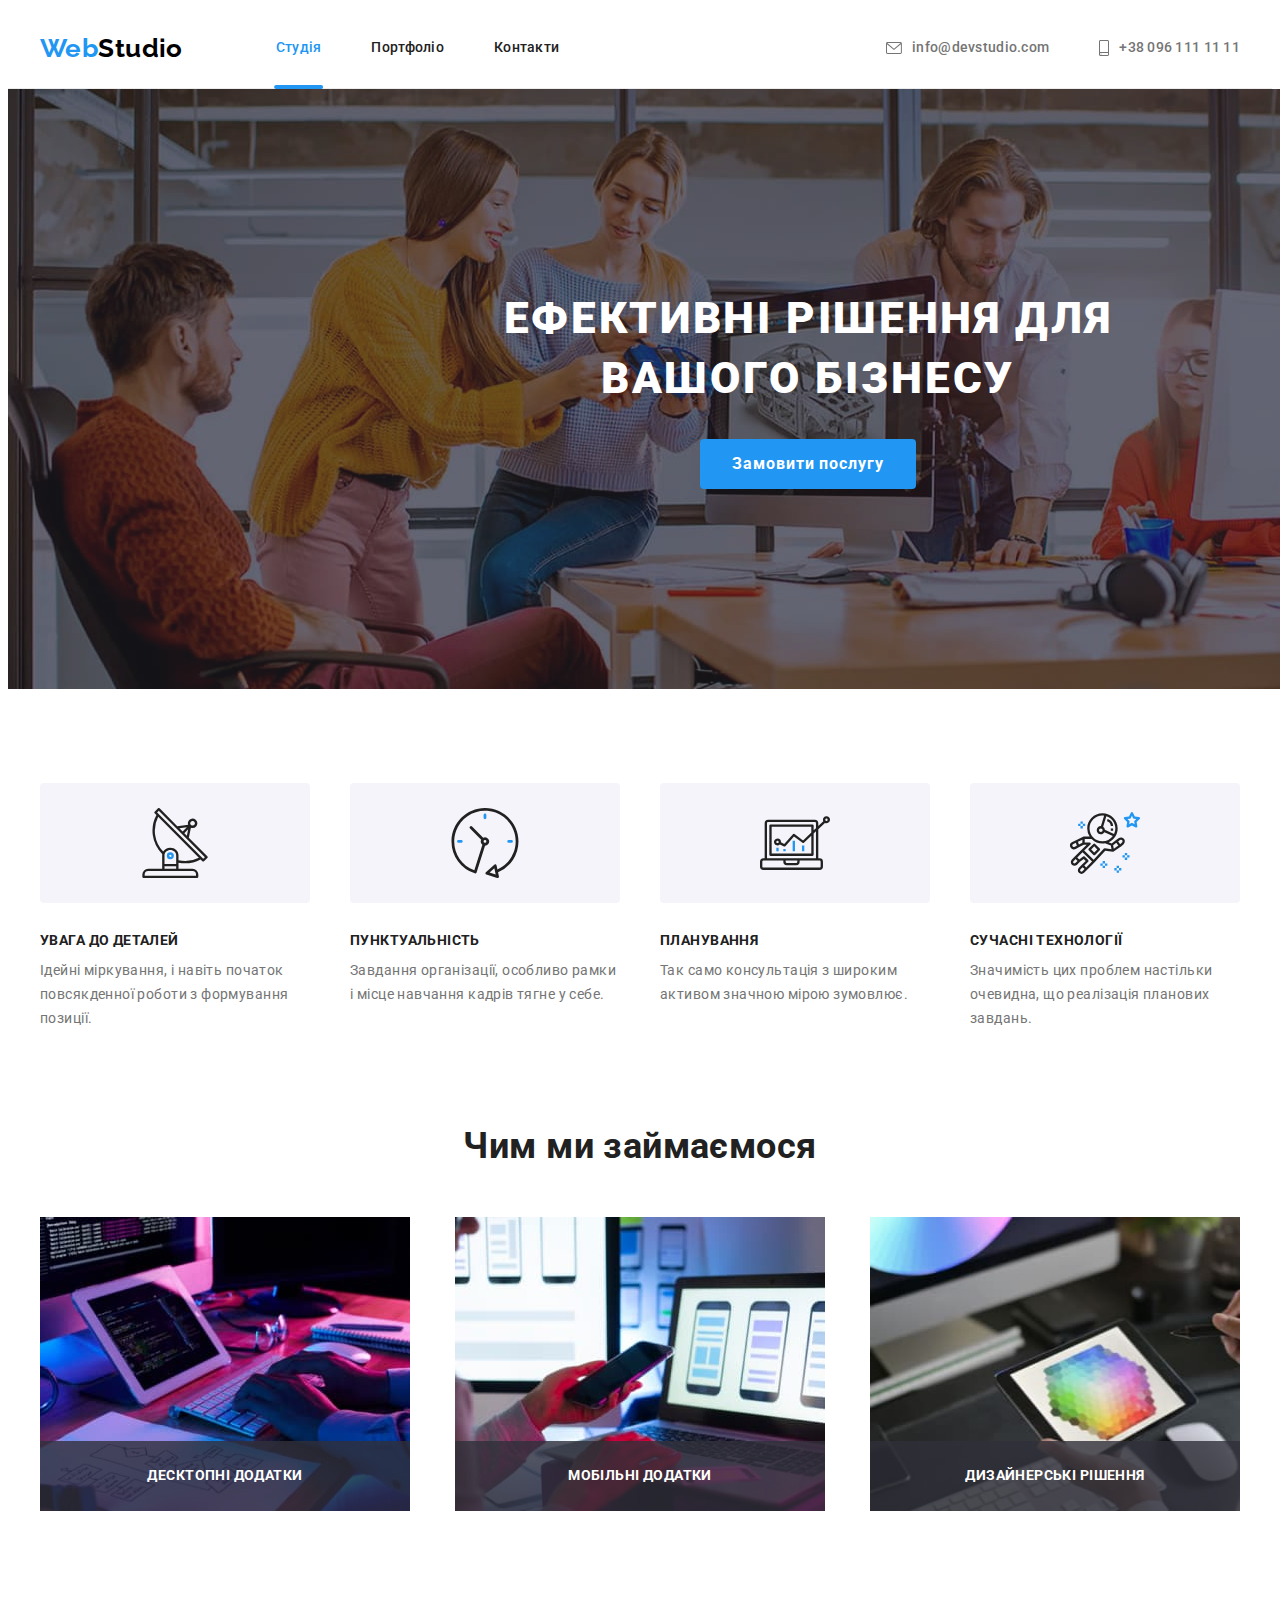
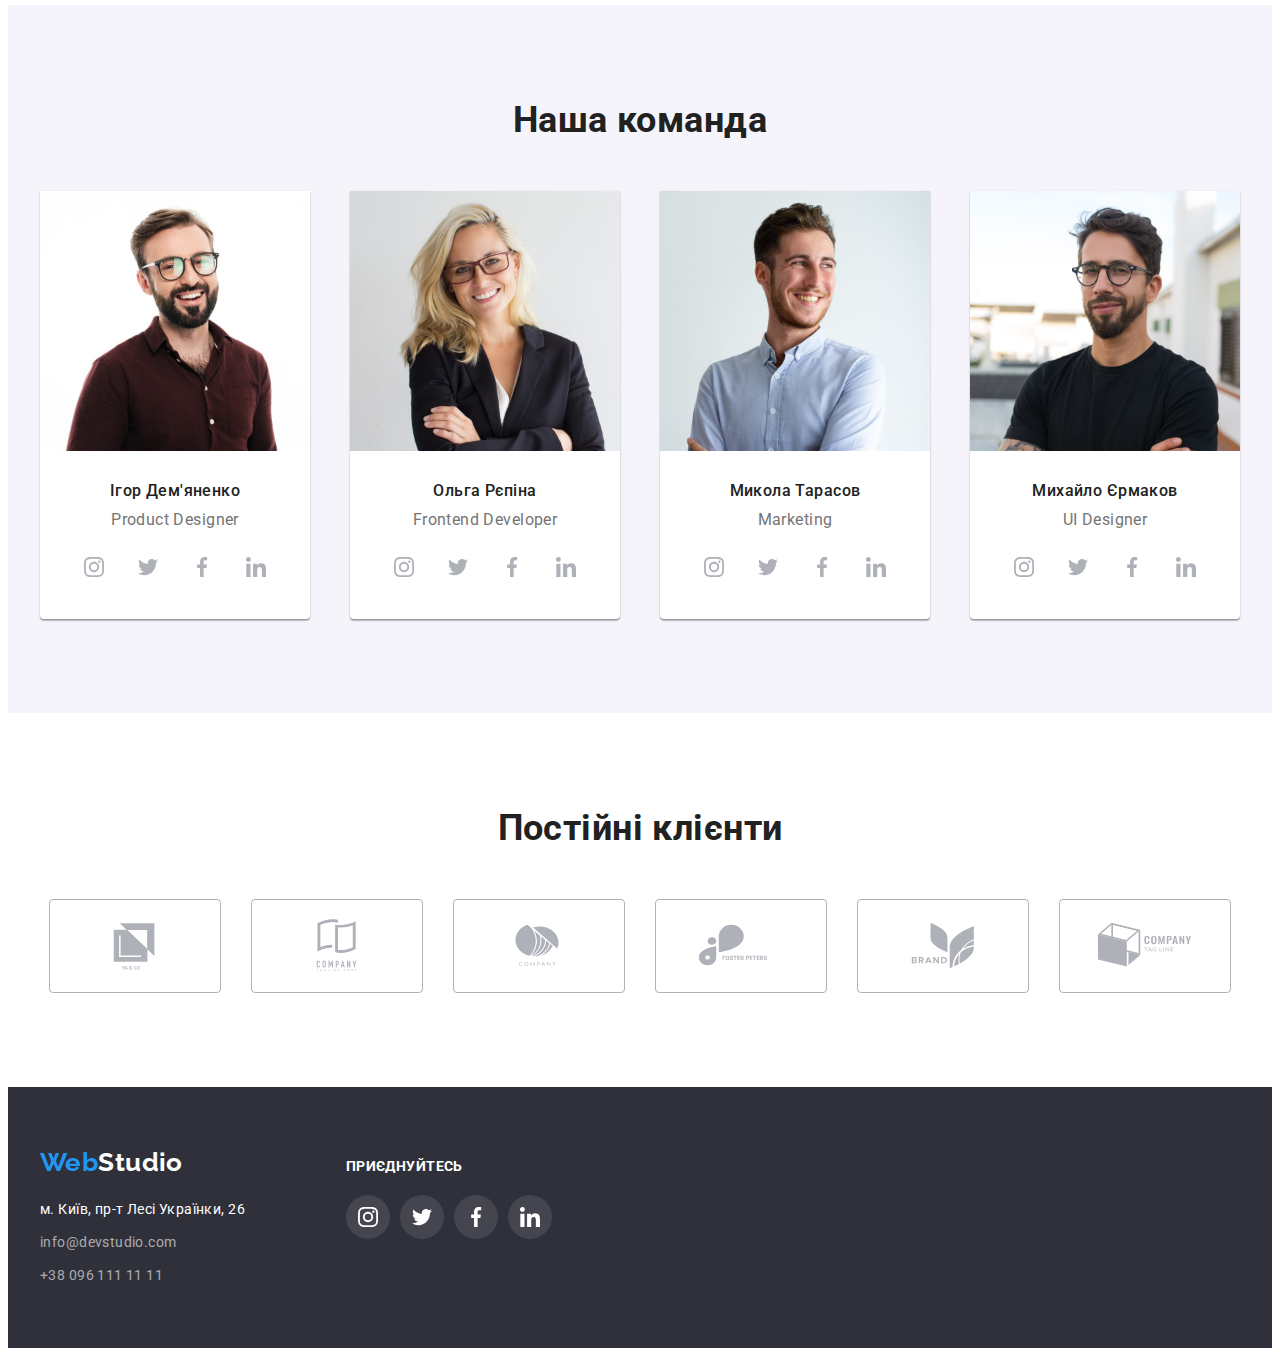
<file: index.html>
<!DOCTYPE html>
<html lang="uk">
  <head>
    <meta charset="UTF-8" />
    <meta http-equiv="X-UA-Compatible" content="IE=edge" />
    <meta name="viewport" content="width=device-width, initial-scale=1.0" />
    <title>Web Studio</title>
    <!-- Modern normilize -->
    <link
      rel="stylesheet"
      href="https://cdnjs.cloudflare.com/ajax/libs/modern-normalize/1.1.0/modern-normalize.min.css"
      integrity="sha512-wpPYUAdjBVSE4KJnH1VR1HeZfpl1ub8YT/NKx4PuQ5NmX2tKuGu6U/JRp5y+Y8XG2tV+wKQpNHVUX03MfMFn9Q=="
      crossorigin="anonymous"
      referrerpolicy="no-referrer"
    />

    <link rel="preconnect" href="https://fonts.googleapis.com" />
    <link rel="preconnect" href="https://fonts.gstatic.com" crossorigin />
    <link
      href="https://fonts.googleapis.com/css2?family=Raleway:wght@700&family=Roboto:wght@400;500;700;900&display=swap"
      rel="stylesheet"
    />
    <link rel="stylesheet" href="./css/styles.css" />
  </head>

  <body>
    <header class="header">
      <div class="header-container container">
        <a class="logo" href="" lang="en">Web<span>Studio</span></a>
        <nav class="site-nav">
          <ul class="list list-nav-container">
            <li><a href="" class="link current">Студія</a></li>
            <li><a href="./portfolio.html" class="link">Портфоліо</a></li>
            <li><a href="" class="link">Контакти</a></li>
          </ul>
        </nav>
        <ul class="site-contacts list">
          <li>
            <a class="link" lang="en" href="mailto:info@devstudio.com">
              <svg class="header-icon" width="16" height="12">
                <use href="./images/icons.svg#icon-envelope"></use>
              </svg>
              info@devstudio.com
            </a>
          </li>
          <li>
            <a class="link" href="tel:+380961111111">
              <svg class="header-icon" width="10px" height="16px">
                <use href="./images/icons.svg#icon-smartphone"></use>
              </svg>
              +38 096 111 11 11
            </a>
          </li>
        </ul>
      </div>
    </header>
    <main>
      <section class="caption">
        <div class="container">
          <h1 class="caption-header">Ефективні рішення для вашого бізнесу</h1>
          <button class="caption-button" type="button" data-modal-open>Замовити послугу</button>
        </div>
      </section>
      <section class="section features">
        <div class="container">
          <ul class="section-list list">
            <li class="section-features-item">
              <div class="features-icon-wrapper">
                <svg class="features-icon" width="70px" height="70px">
                  <use href="./images/icons.svg#icon-antenna"></use>
                </svg>
              </div>
              <p class="section-title feature-name">Увага до деталей</p>
              <p class="section-description">
                Ідейні міркування, і навіть початок повсякденної роботи з формування позиції.
              </p>
            </li>
            <li class="section-features-item">
              <div class="features-icon-wrapper">
                <svg class="features-icon" width="70px" height="70px">
                  <use href="./images/icons.svg#icon-clock"></use>
                </svg>
              </div>
              <p class="section-title feature-name">Пунктуальність</p>
              <p class="section-description">
                Завдання організації, особливо рамки і місце навчання кадрів тягне у себе.
              </p>
            </li>
            <li class="section-features-item">
              <div class="features-icon-wrapper">
                <svg class="features-icon" width="70px" height="70px">
                  <use href="./images/icons.svg#icon-diagram"></use>
                </svg>
              </div>
              <p class="section-title feature-name">Планування</p>
              <p class="section-description">
                Так само консультація з широким активом значною мірою зумовлює.
              </p>
            </li>
            <li class="section-features-item">
              <div class="features-icon-wrapper">
                <svg class="features-icon" width="70px" height="70px">
                  <use href="./images/icons.svg#icon-astronaut"></use>
                </svg>
              </div>
              <p class="section-title feature-name">Сучасні технології</p>
              <p class="section-description">
                Значимість цих проблем настільки очевидна, що реалізація планових завдань.
              </p>
            </li>
          </ul>
        </div>
      </section>
      <section class="section features works">
        <div class="container">
          <h2 class="section-title features-our-works">Чим ми займаємося</h2>
          <ul class="section-list list">
            <li class="our-works-item">
              <img
                src="./images/what_we_are_doing_1.jpg"
                alt="Створюємо продукт"
                width="370"
                height="294"
              />
              <div class="overlay">
                <p class="overlay-text">Десктопні додатки</p>
              </div>
            </li>
            <li class="our-works-item">
              <img
                src="./images/what_we_are_doing_2.jpg"
                alt="Перевіряємо продукт"
                width="370"
                height="294"
              />
              <div class="overlay">
                <p class="overlay-text">Мобільні додатки</p>
              </div>
            </li>
            <li class="our-works-item">
              <img
                src="./images/what_we_are_doing_3.jpg"
                alt="Застосовуємо на практиці"
                width="370"
                height="294"
              />
              <div class="overlay">
                <p class="overlay-text">Дизайнерські рішення</p>
              </div>
            </li>
          </ul>
        </div>
      </section>
      <section class="section team">
        <div class="container">
          <h2 class="section-our-team">Наша команда</h2>
          <ul class="section-list list">
            <li class="section-item">
              <img
                class="section-our-team-img"
                src="./images/our_team_1.jpg"
                alt="Дизайнер продукту"
                width="270"
              />
              <div class="team-title-wrapper">
                <h3 class="section-title">Ігор Дем'яненко</h3>
                <p class="occupation" lang="en">Product Designer</p>
                <ul class="socials">
                  <li class="socials-item">
                    <a
                      class="socials-link"
                      href=""
                      aria-label="Instagram"
                      target="_blank"
                      rel="noopener noreferrer"
                    >
                      <svg class="socials-icon" width="20" height="20">
                        <use href="./images/icons.svg#icon-instagram"></use>
                      </svg>
                    </a>
                  </li>
                  <li class="socials-item">
                    <a
                      class="socials-link"
                      href=""
                      aria-label="Twitter"
                      target="_blank"
                      rel="noopener noreferrer"
                    >
                      <svg class="socials-icon" width="20" height="20">
                        <use href="./images/icons.svg#icon-twitter"></use>
                      </svg>
                    </a>
                  </li>
                  <li class="socials-item">
                    <a
                      class="socials-link"
                      href=""
                      aria-label="Facebook"
                      target="_blank"
                      rel="noopener noreferrer"
                    >
                      <svg class="socials-icon" width="20" height="20">
                        <use href="./images/icons.svg#icon-facebook"></use>
                      </svg>
                    </a>
                  </li>
                  <li class="socials-item">
                    <a
                      class="socials-link"
                      href=""
                      aria-label="Linkedin"
                      target="_blank"
                      rel="noopener noreferrer"
                    >
                      <svg class="socials-icon" width="20" height="20">
                        <use href="./images/icons.svg#icon-linkedin"></use>
                      </svg>
                    </a>
                  </li>
                </ul>
              </div>
            </li>
            <li class="section-item">
              <img
                class="section-our-team-img"
                src="./images/our_team_2.jpg"
                alt="Розробник інтерфейсу"
                width="270"
              />
              <div class="team-title-wrapper">
                <h3 class="section-title">Ольга Рєпіна</h3>
                <p class="occupation" lang="en">Frontend Developer</p>
                <ul class="socials">
                  <li class="socials-item">
                    <a
                      class="socials-link"
                      href=""
                      aria-label="Instagram"
                      target="_blank"
                      rel="noopener noreferrer"
                    >
                      <svg class="socials-icon" width="20" height="20">
                        <use href="./images/icons.svg#icon-instagram"></use>
                      </svg>
                    </a>
                  </li>
                  <li class="socials-item">
                    <a
                      class="socials-link"
                      href=""
                      aria-label="Twitter"
                      target="_blank"
                      rel="noopener noreferrer"
                    >
                      <svg class="socials-icon" width="20" height="20">
                        <use href="./images/icons.svg#icon-twitter"></use>
                      </svg>
                    </a>
                  </li>
                  <li class="socials-item">
                    <a
                      class="socials-link"
                      href=""
                      aria-label="Facebook"
                      target="_blank"
                      rel="noopener noreferrer"
                    >
                      <svg class="socials-icon" width="20" height="20">
                        <use href="./images/icons.svg#icon-facebook"></use>
                      </svg>
                    </a>
                  </li>
                  <li class="socials-item">
                    <a
                      class="socials-link"
                      href=""
                      aria-label="Linkedin"
                      target="_blank"
                      rel="noopener noreferrer"
                    >
                      <svg class="socials-icon" width="20" height="20">
                        <use href="./images/icons.svg#icon-linkedin"></use>
                      </svg>
                    </a>
                  </li>
                </ul>
              </div>
            </li>
            <li class="section-item">
              <img
                class="section-our-team-img"
                src="./images/our_team_3.jpg"
                alt="Маркетолог"
                width="270"
              />
              <div class="team-title-wrapper">
                <h3 class="section-title">Микола Тарасов</h3>
                <p class="occupation" lang="en">Marketing</p>
                <ul class="socials">
                  <li class="socials-item">
                    <a
                      class="socials-link"
                      href=""
                      aria-label="Instagram"
                      target="_blank"
                      rel="noopener noreferrer"
                    >
                      <svg class="socials-icon" width="20" height="20">
                        <use href="./images/icons.svg#icon-instagram"></use>
                      </svg>
                    </a>
                  </li>
                  <li class="socials-item">
                    <a
                      class="socials-link"
                      href=""
                      aria-label="Twitter"
                      target="_blank"
                      rel="noopener noreferrer"
                    >
                      <svg class="socials-icon" width="20" height="20">
                        <use href="./images/icons.svg#icon-twitter"></use>
                      </svg>
                    </a>
                  </li>
                  <li class="socials-item">
                    <a
                      class="socials-link"
                      href=""
                      aria-label="Facebook"
                      target="_blank"
                      rel="noopener noreferrer"
                    >
                      <svg class="socials-icon" width="20" height="20">
                        <use href="./images/icons.svg#icon-facebook"></use>
                      </svg>
                    </a>
                  </li>
                  <li class="socials-item">
                    <a
                      class="socials-link"
                      href=""
                      aria-label="Linkedin"
                      target="_blank"
                      rel="noopener noreferrer"
                    >
                      <svg class="socials-icon" width="20" height="20">
                        <use href="./images/icons.svg#icon-linkedin"></use>
                      </svg>
                    </a>
                  </li>
                </ul>
              </div>
            </li>
            <li class="section-item">
              <img
                class="section-our-team-img"
                src="./images/our_team_4.jpg"
                alt="Дизайнер інтерфейсу користувача"
                width="270"
              />
              <div class="team-title-wrapper">
                <h3 class="section-title">Михайло Єрмаков</h3>
                <p class="occupation" lang="en">UI Designer</p>
                <ul class="socials">
                  <li class="socials-item">
                    <a
                      class="socials-link"
                      href="https://www.instagram.com/"
                      aria-label="Іконка Instagram"
                      target="_blank"
                      rel="noopener noreferrer"
                    >
                      <svg class="socials-icon" width="20" height="20">
                        <use href="./images/icons.svg#icon-instagram"></use>
                      </svg>
                    </a>
                  </li>
                  <li class="socials-item">
                    <a
                      class="socials-link"
                      href="https://twitter.com/"
                      aria-label="Іконка Twitter"
                      target="_blank"
                      rel="noopener noreferrer"
                    >
                      <svg class="socials-icon" width="20" height="20">
                        <use href="./images/icons.svg#icon-twitter"></use>
                      </svg>
                    </a>
                  </li>
                  <li class="socials-item">
                    <a
                      class="socials-link"
                      href="https://www.facebook.com/"
                      aria-label="Іконка Facebook"
                      target="_blank"
                      rel="noopener noreferrer"
                    >
                      <svg class="socials-icon" width="20" height="20">
                        <use href="./images/icons.svg#icon-facebook"></use>
                      </svg>
                    </a>
                  </li>
                  <li class="socials-item">
                    <a
                      class="socials-link"
                      href="https://www.linkedin.com/"
                      aria-label="Іконка Linkedin"
                      target="_blank"
                      rel="noopener noreferrer"
                    >
                      <svg class="socials-icon" width="20" height="20">
                        <use href="./images/icons.svg#icon-linkedin"></use>
                      </svg>
                    </a>
                  </li>
                </ul>
              </div>
            </li>
          </ul>
        </div>
      </section>
      <section class="section regular-customers">
        <div class="container">
          <h2 class="section-regular-customers">Постійні клієнти</h2>
          <ul class="regular-customers-list">
            <li>
              <a
                class="customers-link"
                href=""
                aria-label="Іконка"
                target="_blank"
                rel="noopener noreferrer"
              >
                <svg class="regular-customer-icon" width="106px" height="60px">
                  <use href="./images/icons.svg#icon-YA-CO"></use>
                </svg>
              </a>
            </li>
            <li>
              <a
                class="customers-link"
                href=""
                aria-label="Іконка"
                target="_blank"
                rel="noopener noreferrer"
              >
                <svg class="regular-customer-icon" width="106px" height="60px">
                  <use href="./images/icons.svg#icon-Tegline-here"></use>
                </svg>
              </a>
            </li>
            <li>
              <a
                class="customers-link"
                href=""
                aria-label="Іконка"
                target="_blank"
                rel="noopener noreferrer"
              >
                <svg class="regular-customer-icon" width="106px" height="60px">
                  <use href="./images/icons.svg#icon-Company"></use>
                </svg>
              </a>
            </li>
            <li>
              <a
                class="customers-link"
                href=""
                aria-label="Іконка"
                target="_blank"
                rel="noopener noreferrer"
              >
                <svg class="regular-customer-icon" width="106px" height="60px">
                  <use href="./images/icons.svg#icon-Foster-Peters"></use>
                </svg>
              </a>
            </li>
            <li>
              <a
                class="customers-link"
                href=""
                aria-label="Іконка"
                target="_blank"
                rel="noopener noreferrer"
              >
                <svg class="regular-customer-icon" width="106px" height="60px">
                  <use href="./images/icons.svg#icon-Brand"></use>
                </svg>
              </a>
            </li>
            <li>
              <a
                class="customers-link"
                href=""
                aria-label="Іконка "
                target="_blank"
                rel="noopener noreferrer"
              >
                <svg class="regular-customer-icon" width="106px" height="60px">
                  <use href="./images/icons.svg#icon-Tagline"></use>
                </svg>
              </a>
            </li>
          </ul>
        </div>
      </section>
    </main>
    <footer class="footer">
      <div class="footer-container container">
        <div class="address-contacts">
          <a class="logo" href="" lang="en">Web<span>Studio</span></a>
          <address>
            <ul class="list">
              <li>
                <a
                  class="contacts address-house"
                  href="https://goo.gl/maps/5hhziidn7SsvFgTz8"
                  target="_blank"
                  rel="noopener noreferrer nofollow"
                  >м. Київ, пр-т Лесі Українки, 26</a
                >
              </li>
              <li>
                <a class="contacts mail" lang="en" href="mailto:info@devstudio.com"
                  >info@devstudio.com</a
                >
              </li>
              <li><a class="contacts" href="tel:+380961111111">+38 096 111 11 11</a></li>
            </ul>
          </address>
        </div>
        <div class="invitation">
          <p class="social-invitation">Приєднуйтесь</p>
          <ul class="socials">
            <li class="socials-item">
              <a
                class="socials-link"
                href=""
                aria-label="Instagram"
                target="_blank"
                rel="noopener noreferrer"
              >
                <svg class="socials-icon" width="20" height="20">
                  <use href="./images/icons.svg#icon-instagram"></use>
                </svg>
              </a>
            </li>
            <li class="socials-item">
              <a
                class="socials-link"
                href=""
                aria-label="Twitter"
                target="_blank"
                rel="noopener noreferrer"
              >
                <svg class="socials-icon" width="20" height="20">
                  <use href="./images/icons.svg#icon-twitter"></use>
                </svg>
              </a>
            </li>
            <li class="socials-item">
              <a
                class="socials-link"
                href=""
                aria-label="Facebook"
                target="_blank"
                rel="noopener noreferrer"
              >
                <svg class="socials-icon" width="20" height="20">
                  <use href="./images/icons.svg#icon-facebook"></use>
                </svg>
              </a>
            </li>
            <li class="socials-item">
              <a
                class="socials-link"
                href=""
                aria-label="Linkedin"
                target="_blank"
                rel="noopener noreferrer"
              >
                <svg class="socials-icon" width="20" height="20">
                  <use href="./images/icons.svg#icon-linkedin"></use>
                </svg>
              </a>
            </li>
          </ul>
        </div>
      </div>
    </footer>
    <!-- Modal window -->
    <div class="backdrop is-hidden" data-modal>
      <div class="modal">
        <button class="modal-btn" data-modal-close>
          <svg class="modal-btn-icon" width="18px" height="18px">
            <use href="./images/icons.svg#icon-close"></use>
          </svg>
        </button>
      </div>
    </div>
    <script src="./js/modal.js"></script>
  </body>
</html>
</file>
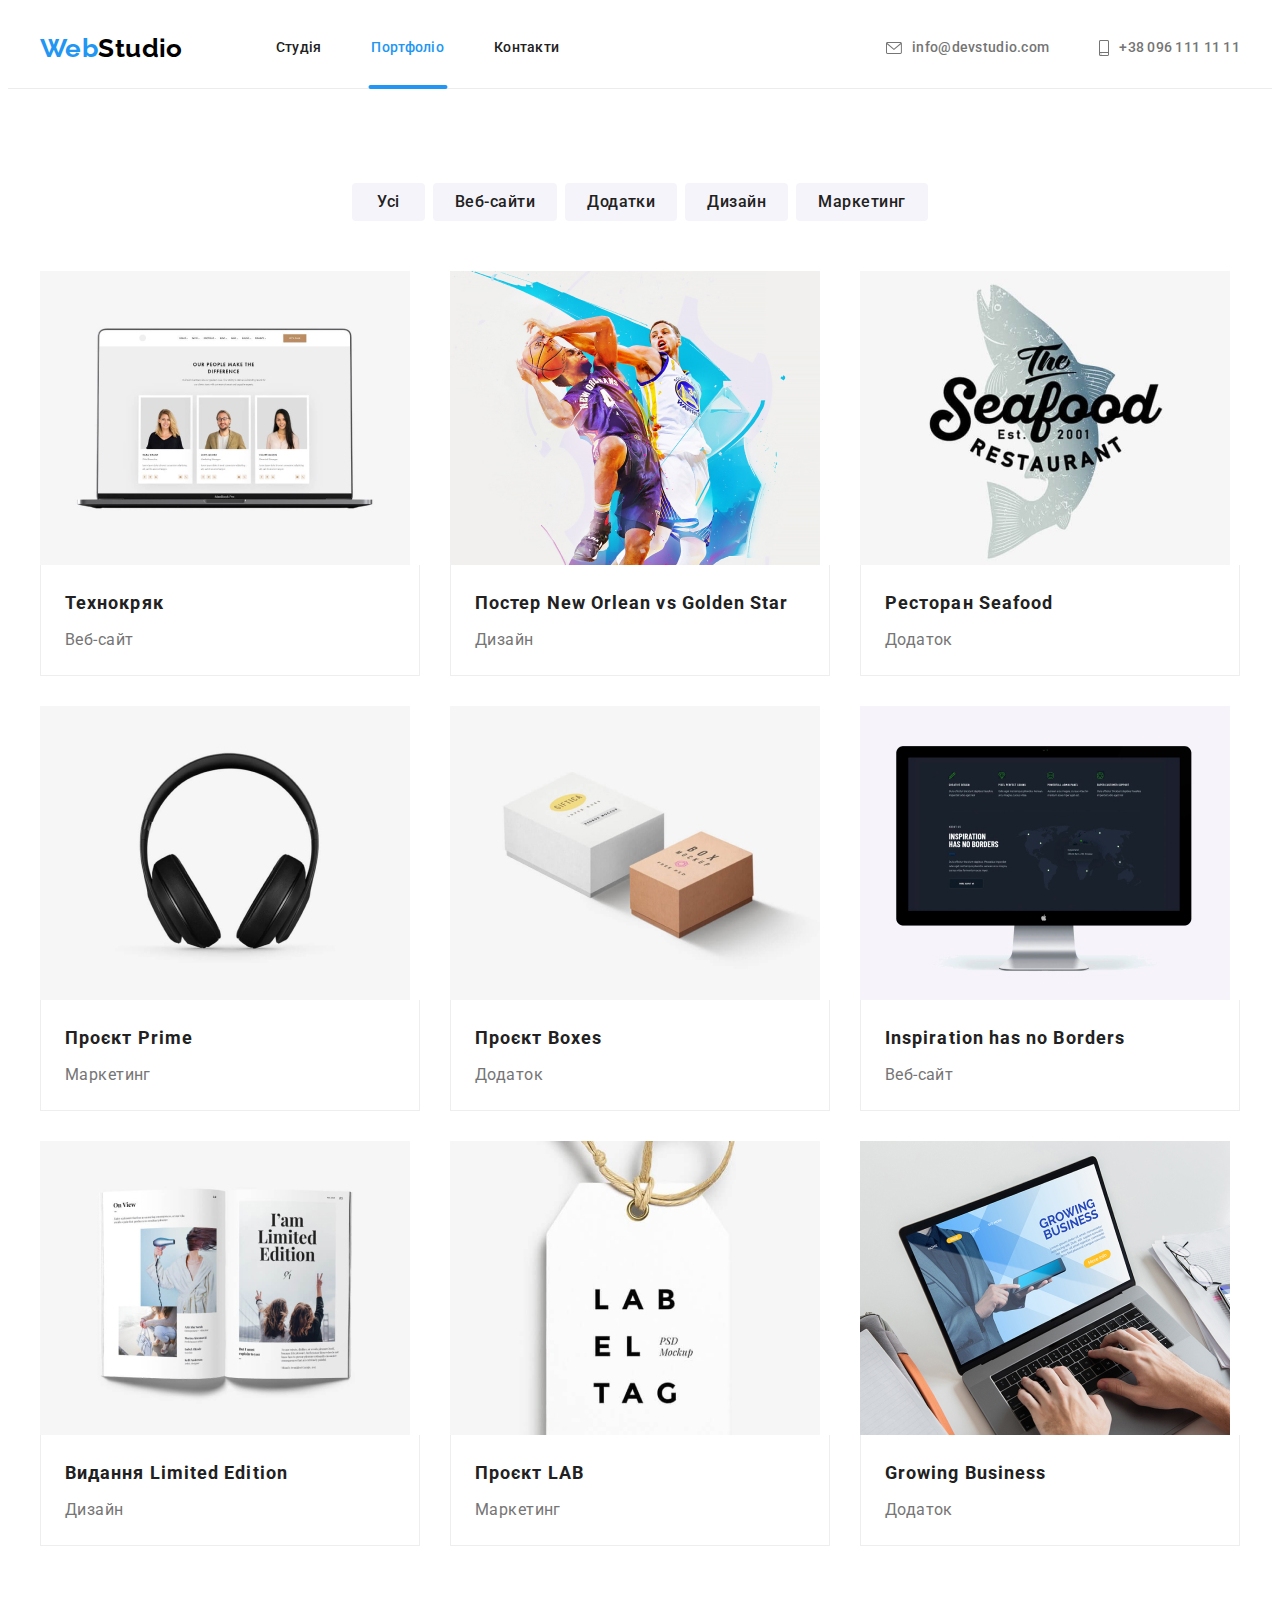
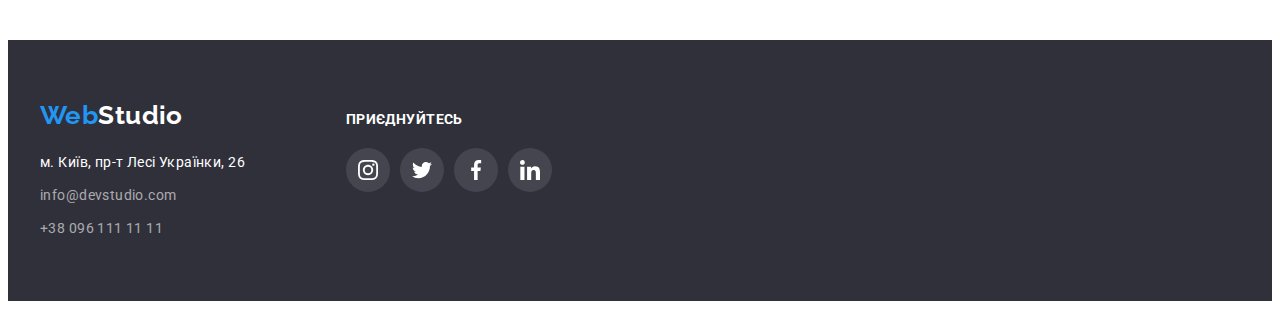
<file: portfolio.html>
<!DOCTYPE html>
<html lang="uk">
  <head>
    <meta charset="UTF-8" />
    <meta http-equiv="X-UA-Compatible" content="IE=edge" />
    <meta name="viewport" content="width=device-width, initial-scale=1.0" />
    <title>Web Studio</title>

    <!-- Modern normilize -->
    <link
      rel="stylesheet"
      href="https://cdnjs.cloudflare.com/ajax/libs/modern-normalize/1.1.0/modern-normalize.min.css"
      integrity="sha512-wpPYUAdjBVSE4KJnH1VR1HeZfpl1ub8YT/NKx4PuQ5NmX2tKuGu6U/JRp5y+Y8XG2tV+wKQpNHVUX03MfMFn9Q=="
      crossorigin="anonymous"
      referrerpolicy="no-referrer"
    />

    <link rel="preconnect" href="https://fonts.googleapis.com" />
    <link rel="preconnect" href="https://fonts.gstatic.com" crossorigin />
    <link
      href="https://fonts.googleapis.com/css2?family=Raleway:wght@700&family=Roboto:wght@400;500;700;900&display=swap"
      rel="stylesheet"
    />
    <link rel="stylesheet" href="./css/styles.css" />
  </head>

  <body>
    <header class="header">
      <div class="header-container container">
        <a class="logo" href="" lang="en">Web<span>Studio</span></a>
        <nav class="site-nav">
          <ul class="list list-nav-container">
            <li><a href="./index.html" class="link">Студія</a></li>
            <li><a href="" class="link current">Портфоліо</a></li>
            <li><a href="" class="link">Контакти</a></li>
          </ul>
        </nav>
        <ul class="site-contacts list">
          <li>
            <a class="link" lang="en" href="mailto:info@devstudio.com">
              <svg class="header-icon" width="16" height="12">
                <use href="./images/icons.svg#icon-envelope"></use>
              </svg>
              info@devstudio.com
            </a>
          </li>
          <li>
            <a class="link" href="tel:+380961111111">
              <svg class="header-icon" width="10px" height="16px">
                <use href="./images/icons.svg#icon-smartphone"></use>
              </svg>
              +38 096 111 11 11
            </a>
          </li>
        </ul>
      </div>
    </header>
    <main>
      <section class="projects">
        <div class="container">
          <ul class="filters-buttons list">
            <li><button class="btn-one" type="button">Усі</button></li>
            <li><button type="button">Веб-сайти</button></li>
            <li><button type="button">Додатки</button></li>
            <li><button type="button">Дизайн</button></li>
            <li><button type="button">Маркетинг</button></li>
          </ul>
          <ul class="list list-projects card-set">
            <li class="card-set-item">
              <a href="">
                <div class="projects-thumb">
                  <img
                    class="projects-img"
                    src="./images/p1_tehnokriak.jpg"
                    alt="Веб-сайт Технокряк"
                    width="370"
                  />
                  <div class="overlay-projects-card">
                    <p class="overlay-projects-card-text">
                      Ресурс пропонує комплексні пропозиції з різним рівнем функціоналу та сервісів.
                      Все це дозволить відвідувачу отримати вичерпні відомості про компанію чи
                      приватну особу.
                    </p>
                  </div>
                </div>
                <div class="section-wrapper">
                  <h3 class="section-title">Технокряк</h3>
                  <p class="section-description">Веб-сайт</p>
                </div>
              </a>
            </li>
            <li class="card-set-item">
              <a href="">
                <div class="projects-thumb">
                  <img
                    class="projects-img"
                    src="./images/p2_new_orlean_as_golden_star.jpg"
                    alt="Постер Новий Орлеан проти Золотої Зірки"
                    width="370"
                  />
                  <div class="overlay-projects-card">
                    <p class="overlay-projects-card-text">
                      Ресурс пропонує комплексні пропозиції з різним рівнем функціоналу та сервісів.
                      Все це дозволить відвідувачу отримати вичерпні відомості про компанію чи
                      приватну особу.
                    </p>
                  </div>
                </div>
                <div class="section-wrapper">
                  <h3 class="section-title">Постер New Orlean vs Golden Star</h3>
                  <p class="section-description">Дизайн</p>
                </div>
              </a>
            </li>
            <li class="card-set-item">
              <a href="">
                <div class="projects-thumb">
                  <img
                    class="projects-img"
                    src="./images/p3_restaurant_seafood.jpg"
                    alt="Додаток Ресторан Морська їжа"
                    width="370"
                  />
                  <div class="overlay-projects-card">
                    <p class="overlay-projects-card-text">
                      Ресурс пропонує комплексні пропозиції з різним рівнем функціоналу та сервісів.
                      Все це дозволить відвідувачу отримати вичерпні відомості про компанію чи
                      приватну особу.
                    </p>
                  </div>
                </div>
                <div class="section-wrapper">
                  <h3 class="section-title">Ресторан Seafood</h3>
                  <p class="section-description">Додаток</p>
                </div>
              </a>
            </li>
            <li class="card-set-item">
              <a href="">
                <div class="projects-thumb">
                  <img
                    class="projects-img"
                    src="./images/p4_project_prime.jpg"
                    alt="Маркетинг Проєкт Прайм"
                    width="370"
                  />
                  <div class="overlay-projects-card">
                    <p class="overlay-projects-card-text">
                      Ресурс пропонує комплексні пропозиції з різним рівнем функціоналу та сервісів.
                      Все це дозволить відвідувачу отримати вичерпні відомості про компанію чи
                      приватну особу.
                    </p>
                  </div>
                </div>
                <div class="section-wrapper">
                  <h3 class="section-title">Проєкт Prime</h3>
                  <p class="section-description">Маркетинг</p>
                </div>
              </a>
            </li>
            <li class="card-set-item">
              <a href="">
                <div class="projects-thumb">
                  <img
                    class="projects-img"
                    src="./images/p5_project_boxes.jpg"
                    alt="Додаток Проєкт Ящики"
                    width="370"
                  />
                  <div class="overlay-projects-card">
                    <p class="overlay-projects-card-text">
                      Ресурс пропонує комплексні пропозиції з різним рівнем функціоналу та сервісів.
                      Все це дозволить відвідувачу отримати вичерпні відомості про компанію чи
                      приватну особу.
                    </p>
                  </div>
                </div>
                <div class="section-wrapper">
                  <h3 class="section-title">Проєкт Boxes</h3>
                  <p class="section-description">Додаток</p>
                </div>
              </a>
            </li>
            <li class="card-set-item">
              <a href="">
                <div class="projects-thumb">
                  <img
                    class="projects-img"
                    src="./images/p6_inspiration.jpg"
                    alt="Веб-сайт Натхнення не має меж"
                    width="370"
                  />
                  <div class="overlay-projects-card">
                    <p class="overlay-projects-card-text">
                      Ресурс пропонує комплексні пропозиції з різним рівнем функціоналу та сервісів.
                      Все це дозволить відвідувачу отримати вичерпні відомості про компанію чи
                      приватну особу.
                    </p>
                  </div>
                </div>
                <div class="section-wrapper">
                  <h3 class="section-title" lang="en">Inspiration has no Borders</h3>
                  <p class="section-description">Веб-сайт</p>
                </div>
              </a>
            </li>
            <li class="card-set-item">
              <a href="">
                <div class="projects-thumb">
                  <img
                    class="projects-img"
                    src="./images/p7_limited_edition.jpg"
                    alt="Дизайн видання Обмежене Видання"
                    width="370"
                  />
                  <div class="overlay-projects-card">
                    <p class="overlay-projects-card-text">
                      Ресурс пропонує комплексні пропозиції з різним рівнем функціоналу та сервісів.
                      Все це дозволить відвідувачу отримати вичерпні відомості про компанію чи
                      приватну особу.
                    </p>
                  </div>
                </div>
                <div class="section-wrapper">
                  <h3 class="section-title">Видання Limited Edition</h3>
                  <p class="section-description">Дизайн</p>
                </div>
              </a>
            </li>
            <li class="card-set-item">
              <a href="">
                <div class="projects-thumb">
                  <img
                    class="projects-img"
                    src="./images/p8_project_lab.jpg"
                    alt="Маркетинг для Проєкту Лабораторія "
                    width="370"
                  />
                  <div class="overlay-projects-card">
                    <p class="overlay-projects-card-text">
                      Ресурс пропонує комплексні пропозиції з різним рівнем функціоналу та сервісів.
                      Все це дозволить відвідувачу отримати вичерпні відомості про компанію чи
                      приватну особу.
                    </p>
                  </div>
                </div>
                <div class="section-wrapper">
                  <h3 class="section-title">Проєкт LAB</h3>
                  <p class="section-description">Маркетинг</p>
                </div>
              </a>
            </li>
            <li class="card-set-item">
              <a href="">
                <div class="projects-thumb">
                  <img
                    class="projects-img"
                    src="./images/p9_app_growing_business.jpg"
                    alt="Додаток Зростаючий Бізнес"
                    width="370"
                  />
                  <div class="overlay-projects-card">
                    <p class="overlay-projects-card-text">
                      Ресурс пропонує комплексні пропозиції з різним рівнем функціоналу та сервісів.
                      Все це дозволить відвідувачу отримати вичерпні відомості про компанію чи
                      приватну особу.
                    </p>
                  </div>
                </div>
                <div class="section-wrapper">
                  <h3 class="section-title" lang="en">Growing Business</h3>
                  <p class="section-description">Додаток</p>
                </div>
              </a>
            </li>
          </ul>
        </div>
      </section>
    </main>
    <footer class="footer">
      <div class="footer-container container">
        <div class="address-contacts">
          <a class="logo" href="" lang="en">Web<span>Studio</span></a>
          <address>
            <ul class="list">
              <li>
                <a
                  class="contacts address-house"
                  href="https://goo.gl/maps/5hhziidn7SsvFgTz8"
                  target="_blank"
                  rel="noopener noreferrer nofollow"
                  >м. Київ, пр-т Лесі Українки, 26</a
                >
              </li>
              <li>
                <a class="contacts mail" lang="en" href="mailto:info@devstudio.com"
                  >info@devstudio.com</a
                >
              </li>
              <li><a class="contacts" href="tel:+380961111111">+38 096 111 11 11</a></li>
            </ul>
          </address>
        </div>
        <div class="invitation">
          <p class="social-invitation">Приєднуйтесь</p>
          <ul class="socials">
            <li class="socials-item">
              <a
                class="socials-link"
                href=""
                aria-label="Instagram"
                target="_blank"
                rel="noopener noreferrer"
              >
                <svg class="socials-icon" width="20" height="20">
                  <use href="./images/icons.svg#icon-instagram"></use>
                </svg>
              </a>
            </li>
            <li class="socials-item">
              <a
                class="socials-link"
                href=""
                aria-label="Twitter"
                target="_blank"
                rel="noopener noreferrer"
              >
                <svg class="socials-icon" width="20" height="20">
                  <use href="./images/icons.svg#icon-twitter"></use>
                </svg>
              </a>
            </li>
            <li class="socials-item">
              <a
                class="socials-link"
                href=""
                aria-label="Facebook"
                target="_blank"
                rel="noopener noreferrer"
              >
                <svg class="socials-icon" width="20" height="20">
                  <use href="./images/icons.svg#icon-facebook"></use>
                </svg>
              </a>
            </li>
            <li class="socials-item">
              <a
                class="socials-link"
                href=""
                aria-label="Linkedin"
                target="_blank"
                rel="noopener noreferrer"
              >
                <svg class="socials-icon" width="20" height="20">
                  <use href="./images/icons.svg#icon-linkedin"></use>
                </svg>
              </a>
            </li>
          </ul>
        </div>
      </div>
    </footer>
  </body>
</html>
</file>
<file: css/styles.css>
/* main background-color: #FFFFFF */

/*              header
    logo colors - Web: #2196F3 Studio #000000
    Студія, Портфоліо, Контакти - #212121, Студія, Портфоліо, Контакти:active - #2196F3
     
    e-mail, tel.:hover - #2196F3, e-mail, tel.- #757575
 */

/*            title
    title - background-color: #2F303A
    text in title - color: #FFFFFF
    title-button - background-color: #2196F3, title-button:active - background: #188CE8;

 */

/*          features
    background-color: #F5F5F5
    features-text - color: #212121;
    features-description - color: #757575;
 
 */
:root {
  /* Colors */
  --bg-primary-color: #ffffff;
  --bg-secondary-color: #2f303a;
  --bg-third-color: #2196f3;
  --bg-features-color: #f5f5f5;
  --bg-fourth-color: #f5f4fa;
  --primary-text-color: #757575;
  --secondary-text-color: #ffffff;
  --headers-text-color: #212121;
  --logo-main-color: #2196f3;
  --logo-header-color: #000000;
  --logo-footer-color: #ffffff;
  --hover-focus-color: #2196f3;
  --button-active-color: #188ce8;
  --footer-address-color: rgba(255, 255, 255, 0.6);
  --svg-icon-color: #afb1b8;

  /* Flex */
  --indent: 30px;
  --items: 3;
}

/*reset start*/
h1,
h2,
h3,
h3,
h5,
h6,
p {
  margin: 0;
}

a {
  text-decoration: none;
  display: block;
}

ul {
  list-style: none;
  margin: 0;
  padding: 0;
}

img {
  display: block;
}
/*reset end*/

body {
  background-color: var(--bg-primary-color);
  color: var(--primary-text-color);

  font-family: 'Roboto', sans-serif;
  font-size: 14px;
  /* line-height: 1.2; */
  letter-spacing: 0.03em;
}

.container {
  width: 1200px;
  margin-left: auto;
  margin-right: auto;
  padding-left: 15px;
  padding-right: 15px;
}

button {
  cursor: pointer;
  border: none;
  border-radius: 4px;
}

address {
  font-style: inherit;
}

/* Logo */
.logo {
  color: var(--logo-main-color);

  font-family: 'Raleway', sans-serif;
  font-weight: 700;
  font-size: 26px;
  line-height: 1.19;

  margin-right: 93px;
}

.header .logo span {
  color: var(--logo-header-color);
}

/* Header */

.header {
  border-bottom: 1px solid #ececec;
}

.header-container {
  display: flex;
  align-items: center;
}

.site-nav {
  margin-right: auto;
}

.site-nav .link {
  color: var(--headers-text-color);

  transition-property: color;
  transition-duration: 250ms;
  transition-timing-function: cubic-bezier(0.4, 0, 0.2, 1);
}

.list-nav-container {
  display: flex;
  align-items: center;
  gap: 50px;
}

.header .link {
  font-weight: 500;
  line-height: 1.14;
  letter-spacing: 0.02em;

  padding-top: 32px;
  padding-bottom: 32px;
}

.site-contacts {
  display: flex;
  align-items: center;
  gap: 50px;
}

.site-contacts .link {
  display: flex;
  align-items: center;
  gap: 10px;

  color: var(--primary-text-color);

  transition-property: color;
  transition-duration: 250ms;
  transition-timing-function: cubic-bezier(0.4, 0, 0.2, 1);
}

.site-nav .link:hover,
.site-nav .link:focus,
.site-contacts .link:hover,
.site-contacts .link:focus {
  color: var(--hover-focus-color);
}

.site-nav .current {
  position: relative;
  color: var(--hover-focus-color);
}

.link.current::after {
  content: '';
  position: absolute;
  left: 50%;
  bottom: -1px;

  transform: translateX(-50%);

  display: block;
  width: 109%;
  height: 4px;

  background: var(--bg-third-color);
  border-radius: 2px;
}

.header-icon {
  fill: currentColor;
}

/* Main section */
.caption {
  width: 1600px;
  padding-top: 200px;
  padding-bottom: 200px;
  margin-left: auto;
  margin-right: auto;

  background-color: #c4c4c4;
  background-image: url(../images/BgImgOverlay.png), url(../images/BgImgMain.jpg);
  background-repeat: no-repeat, no-repeat;
  background-position: center, center;
}

.caption-header {
  font-weight: 900;
  font-size: 44px;
  line-height: 1.36;
  text-align: center;
  letter-spacing: 0.06em;
  text-transform: uppercase;

  width: 696px;
  margin-left: auto;
  margin-right: auto;
  margin-bottom: 30px;
}

.caption-header,
.caption-button {
  color: var(--secondary-text-color);
}

.caption-button {
  background-color: var(--bg-third-color);

  font-family: inherit;
  font-weight: 700;
  font-size: 16px;
  line-height: 1.88;
  letter-spacing: 0.06em;

  padding: 10px 32px;

  display: block;
  margin: 0 auto;
}

.caption-button:active {
  background-color: var(--button-active-color);
}

.section-title,
.section-our-team,
.section-regular-customers {
  color: var(--headers-text-color);
}

.section-features-item {
  width: 270px;
}

.section-features-item .section-description {
  line-height: 1.71;
}

/* .section-features-item:not(:last-child) {
  margin-right: 30px;
} */

.features-icon-wrapper {
  display: flex;
  justify-content: center;
  align-items: center;
  width: 270px;
  height: 120px;

  margin-bottom: 30px;
  background-color: #f5f4fa;
  border-radius: 4px;
}

.section.features {
  padding-top: 94px;
}

.section.features.works {
  padding-bottom: 94px;
}

.section-list {
  display: flex;
  justify-content: space-between;
}

.feature-name {
  font-weight: 700;
  line-height: 1.14;
  text-transform: uppercase;

  margin-bottom: 10px;
}

.our-works-item {
  position: relative;
}

.overlay {
  display: flex;
  justify-content: center;
  align-items: center;
  position: absolute;
  bottom: 0;

  width: 100%;
  height: 70px;

  background: rgba(47, 48, 58, 0.8);
}

.overlay-text {
  font-weight: 700;
  line-height: 1.14;
  text-transform: uppercase;
  color: var(--secondary-text-color);
}

.section.team {
  background-color: var(--bg-fourth-color);
  padding-top: 94px;
  padding-bottom: 94px;
}

.section-item {
  background-color: var(--bg-primary-color);
  box-shadow: 0px 1px 3px rgba(0, 0, 0, 0.12), 0px 1px 1px rgba(0, 0, 0, 0.14),
    0px 2px 1px rgba(0, 0, 0, 0.2);
  border-radius: 0px 0px 4px 4px;
}

.features-our-works,
.section-our-team,
.section-regular-customers {
  font-size: 36px;
  line-height: 1.17;
  text-align: center;

  margin-bottom: 50px;
}

.team-title-wrapper {
  padding: 30px 0;
}

.section.team .section-title {
  font-weight: 500;
  font-size: 16px;
  line-height: 1.19;
  text-align: center;

  margin-bottom: 10px;
}

.occupation {
  font-size: 16px;
  line-height: 1.19;
  text-align: center;
  margin-bottom: 16px;
}

.socials {
  display: flex;
  justify-content: center;
  align-items: center;
  gap: 10px;
}

.socials-link {
  display: flex;
  justify-content: center;
  align-items: center;
  width: 44px;
  height: 44px;
  border-radius: 50%;

  transition-property: background-color;
  transition-duration: 250ms;
  transition-timing-function: cubic-bezier(0.4, 0, 0.2, 1);
}

/* Перший спосіб для установки hover, focus */
.socials-icon {
  fill: var(--svg-icon-color);

  transition-property: fill;
  transition-duration: 250ms;
  transition-timing-function: cubic-bezier(0.4, 0, 0.2, 1);
}

.socials-link:hover,
.socials-link:focus {
  background-color: var(--hover-focus-color);
}

.socials-link:hover .socials-icon,
.socials-link:focus .socials-icon {
  fill: #ffffff;
}

.section.regular-customers {
  padding-top: 94px;
  padding-bottom: 94px;
}

.regular-customers-list {
  display: flex;
  justify-content: center;
  align-items: center;
  gap: 30px;
}

.customers-link {
  display: flex;
  justify-content: center;
  align-items: center;

  width: 170px;
  height: 92px;
  border: 1px solid #afb1b8;
  border-radius: 4px;

  transition-property: border-color;
  transition-duration: 250ms;
  transition-timing-function: cubic-bezier(0.4, 0, 0.2, 1);
}

.regular-customer-icon {
  fill: var(--svg-icon-color);

  transition-property: fill;
  transition-duration: 250ms;
  transition-timing-function: cubic-bezier(0.4, 0, 0.2, 1);
}

.customers-link:hover,
.customers-link:focus {
  border-color: var(--hover-focus-color);
}

.customers-link:hover .regular-customer-icon,
.customers-link:focus .regular-customer-icon {
  fill: var(--hover-focus-color);
}

/* Footer */

.footer {
  margin-left: auto;
  margin-right: auto;

  background-color: var(--bg-secondary-color);
  padding: 60px 0;
}

.footer .logo {
  color: var(--logo-main-color);

  margin-bottom: 20px;
}

.footer .logo span {
  color: var(--logo-footer-color);
}

.contacts {
  color: var(--footer-address-color);

  font-size: 14px;
  line-height: 1.71;

  transition-property: color;
  transition-duration: 250ms;
  transition-timing-function: cubic-bezier(0.4, 0, 0.2, 1);
}

.footer-container {
  display: flex;
  gap: 70px;
}

.address-house {
  color: var(--bg-primary-color);

  margin-bottom: 9px;
}

.mail {
  margin-bottom: 9px;
}
.contacts:hover,
.contacts:focus {
  color: var(--hover-focus-color);
}

.social-invitation {
  font-weight: 700;
  line-height: 1.14;
  text-transform: uppercase;
  color: var(--secondary-text-color);
}

.invitation {
  padding-top: 12px;
}

.social-invitation {
  margin-bottom: 20px;
}

.invitation .socials-link {
  background: rgba(255, 255, 255, 0.1);

  transition-property: background-color;
  transition-duration: 250ms;
  transition-timing-function: cubic-bezier(0.4, 0, 0.2, 1);
}

.invitation .socials-icon {
  fill: var(--secondary-text-color);
}

.invitation .socials-link:hover,
.invitation .socials-link:focus {
  background-color: var(--hover-focus-color);
}

/* Portfolio */
/* Фільтр на сторінці Портфоліо виконаний списком кнопок, кожній з яких заданий атрибут type="button". */

.filters-buttons {
  display: flex;
  justify-content: center;
  gap: 8px;
  margin-bottom: 50px;
}

.filters-buttons > li > button {
  background-color: var(--bg-fourth-color);
  color: var(--headers-text-color);

  font-family: inherit;
  font-weight: 500;
  font-size: 16px;
  line-height: 1.63;
  text-align: center;
  letter-spacing: 0.03em;

  padding: 6px 22px;

  transition-property: background-color, color, box-shadow;
  transition-duration: 250ms;
  transition-timing-function: cubic-bezier(0.4, 0, 0.2, 1);
}

.filters-buttons .btn-one {
  padding: 6px 25px;
}

.filters-buttons > li > button:hover,
.filters-buttons > li > button:focus {
  background-color: var(--bg-third-color);
  color: var(--secondary-text-color);
  box-shadow: 0px 3px 1px rgba(0, 0, 0, 0.1), 0px 1px 2px rgba(0, 0, 0, 0.08),
    0px 2px 2px rgba(0, 0, 0, 0.12);
}

.projects {
  padding-top: 94px;
  padding-bottom: 94px;
}

.card-set {
  display: flex;
  flex-wrap: wrap;
  gap: var(--indent);
}

.card-set-item {
  flex-basis: calc((100% - var(--indent) * (var(--items) - 1)) / (var(--items)));

  transition-property: box-shadow;
  transition-duration: 250ms;
  transition-timing-function: cubic-bezier(0.4, 0, 0.2, 1);
}

.card-set-item:hover,
.card-set-item:focus {
  box-shadow: 0px 1px 1px rgba(0, 0, 0, 0.12), 0px 4px 4px rgba(0, 0, 0, 0.06),
    1px 4px 6px rgba(0, 0, 0, 0.16);
}

.projects-thumb {
  position: relative;
  overflow: hidden;
}

.overlay-projects-card {
  position: absolute;
  top: 0;
  left: 0;

  transform: translateY(100%);

  width: 100%;
  height: 100%;
  padding-left: 24px;
  padding-right: 24px;
  display: flex;
  align-items: center;

  background: rgba(33, 150, 243, 0.9);

  transition-property: transform;
  transition-duration: 250ms;
  transition-timing-function: cubic-bezier(0.4, 0, 0.2, 1);
}

.overlay-projects-card-text {
  font-size: 18px;
  line-height: 1.56;
  letter-spacing: 0.03em;

  color: var(--secondary-text-color);
}

.card-set-item:hover .overlay-projects-card,
.card-set-item:focus .overlay-projects-card {
  transform: translateY(0);
}

.projects .list .section-title {
  font-size: 18px;
  line-height: 2;
  letter-spacing: 0.06em;

  margin-bottom: 4px;
}

.section-description {
  color: var(--primary-text-color);
}

.projects .list .section-description {
  font-size: 16px;
  line-height: 1.88;
}

.section-wrapper {
  padding: 20px 24px;

  border: 1px solid #eeeeee;
  border-top: none;
}

/* Modal window */

.backdrop {
  position: fixed;
  top: 0;
  left: 0;

  width: 100%;
  height: 100%;
  background: rgba(0, 0, 0, 0.2);

  /* transition: opacity 2s cubic-bezier(0.4, 0, 0.2, 1), visibility 2s cubic-bezier(0.4, 0, 0.2, 1); */
  animation: rotate-vert-center 3s;
}

.backdrop.is-hidden {
  opacity: 0;
  visibility: hidden;
  pointer-events: none;
}

.modal {
  position: absolute;
  top: 50%;
  left: 50%;
  transform: translateX(-50%) translateY(-50%);

  width: 528px;
  height: 581px;

  background: var(--bg-primary-color);
  box-shadow: 0px 1px 3px rgba(0, 0, 0, 0.12), 0px 1px 1px rgba(0, 0, 0, 0.14),
    0px 2px 1px rgba(0, 0, 0, 0.2);
  border-radius: 4px;

  /* animation-name: appearWindow;
  animation-duration: 5s; */
  /* animation: rotate-vert-center 3s; */
}

.modal-btn {
  position: absolute;
  top: 8px;
  right: 8px;

  padding: 0;
  display: inline-flex;
  align-items: center;
  justify-content: center;

  width: 30px;
  height: 30px;
  background-color: var(--bg-primary-color);
  border-radius: 50%;
  border: 1px solid rgba(0, 0, 0, 0.1);
}

/* Animations */
@keyframes appearWindow {
  0% {
    opacity: 0;
  }

  100% {
    opacity: 1;
  }
}

@keyframes rotate-vert-center {
  0% {
    transform: rotateY(0);
  }
  100% {
    transform: rotateY(360deg);
  }
}
</file>
